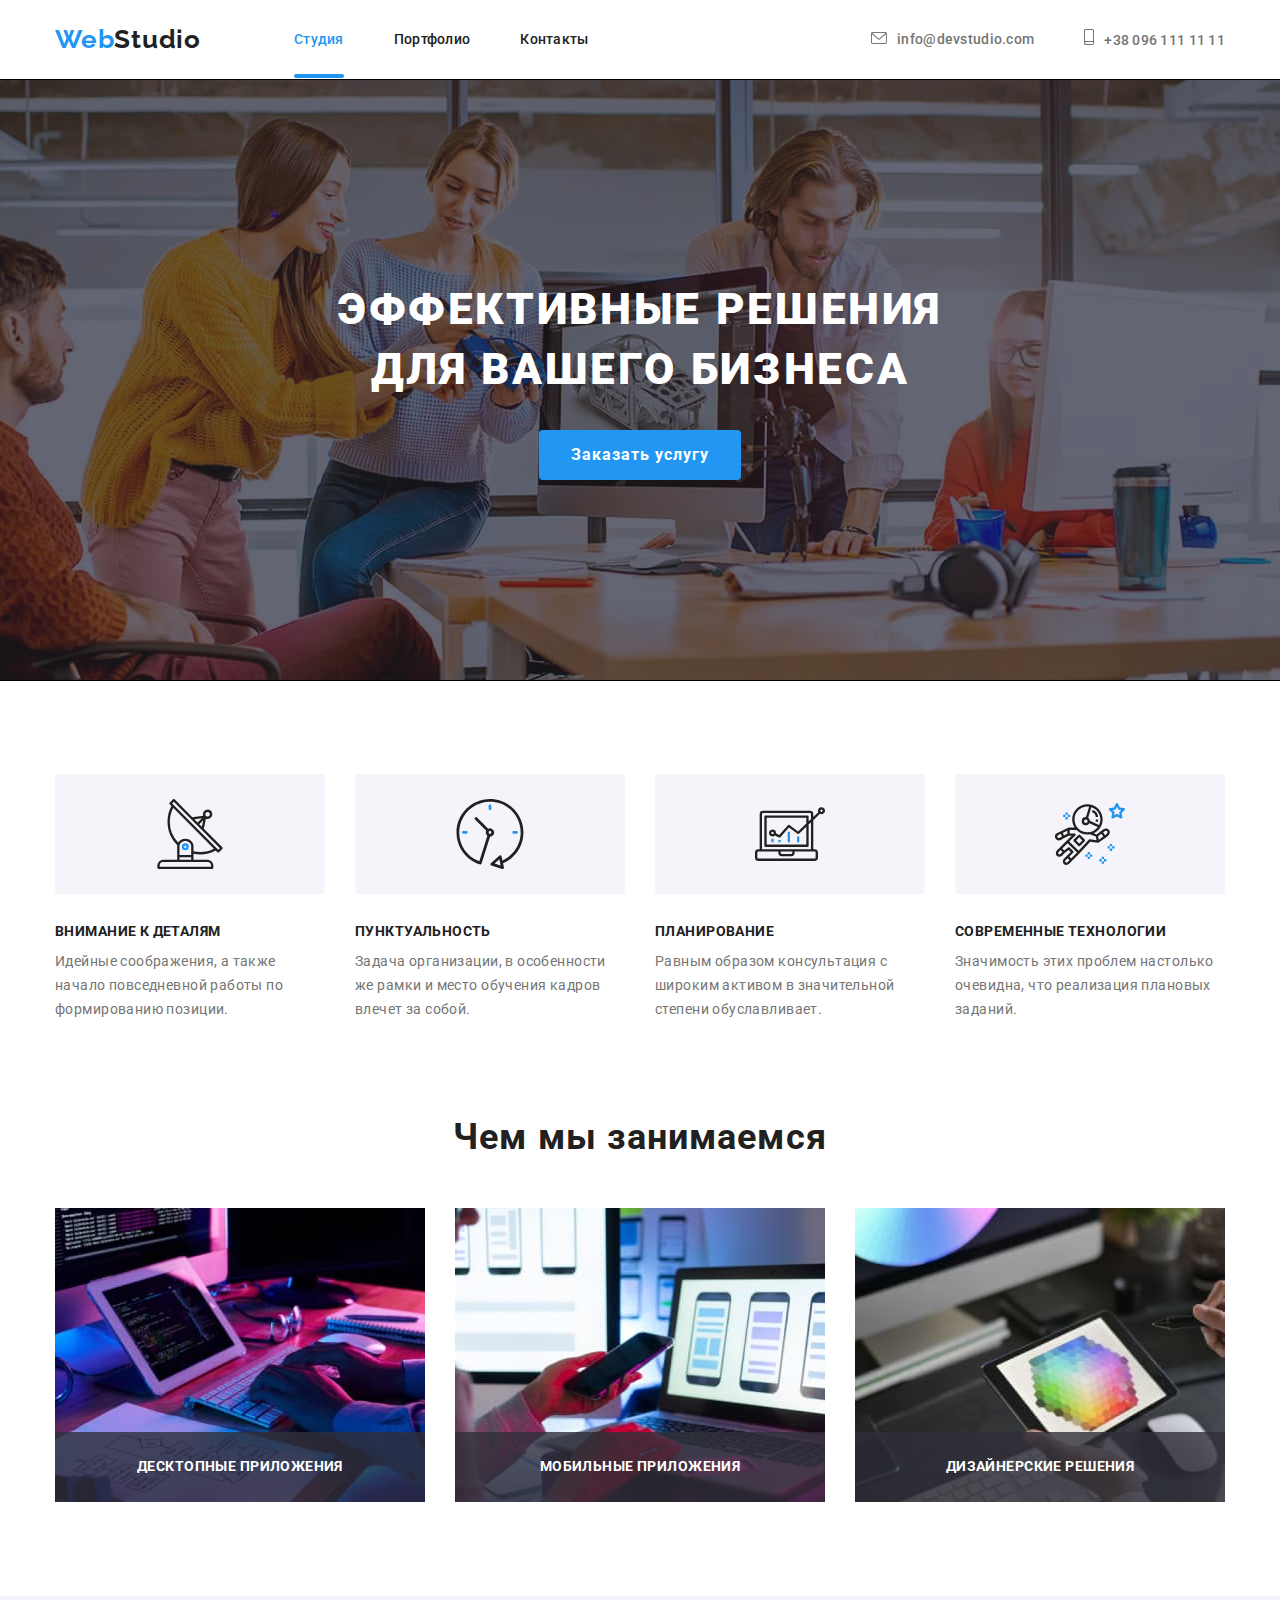
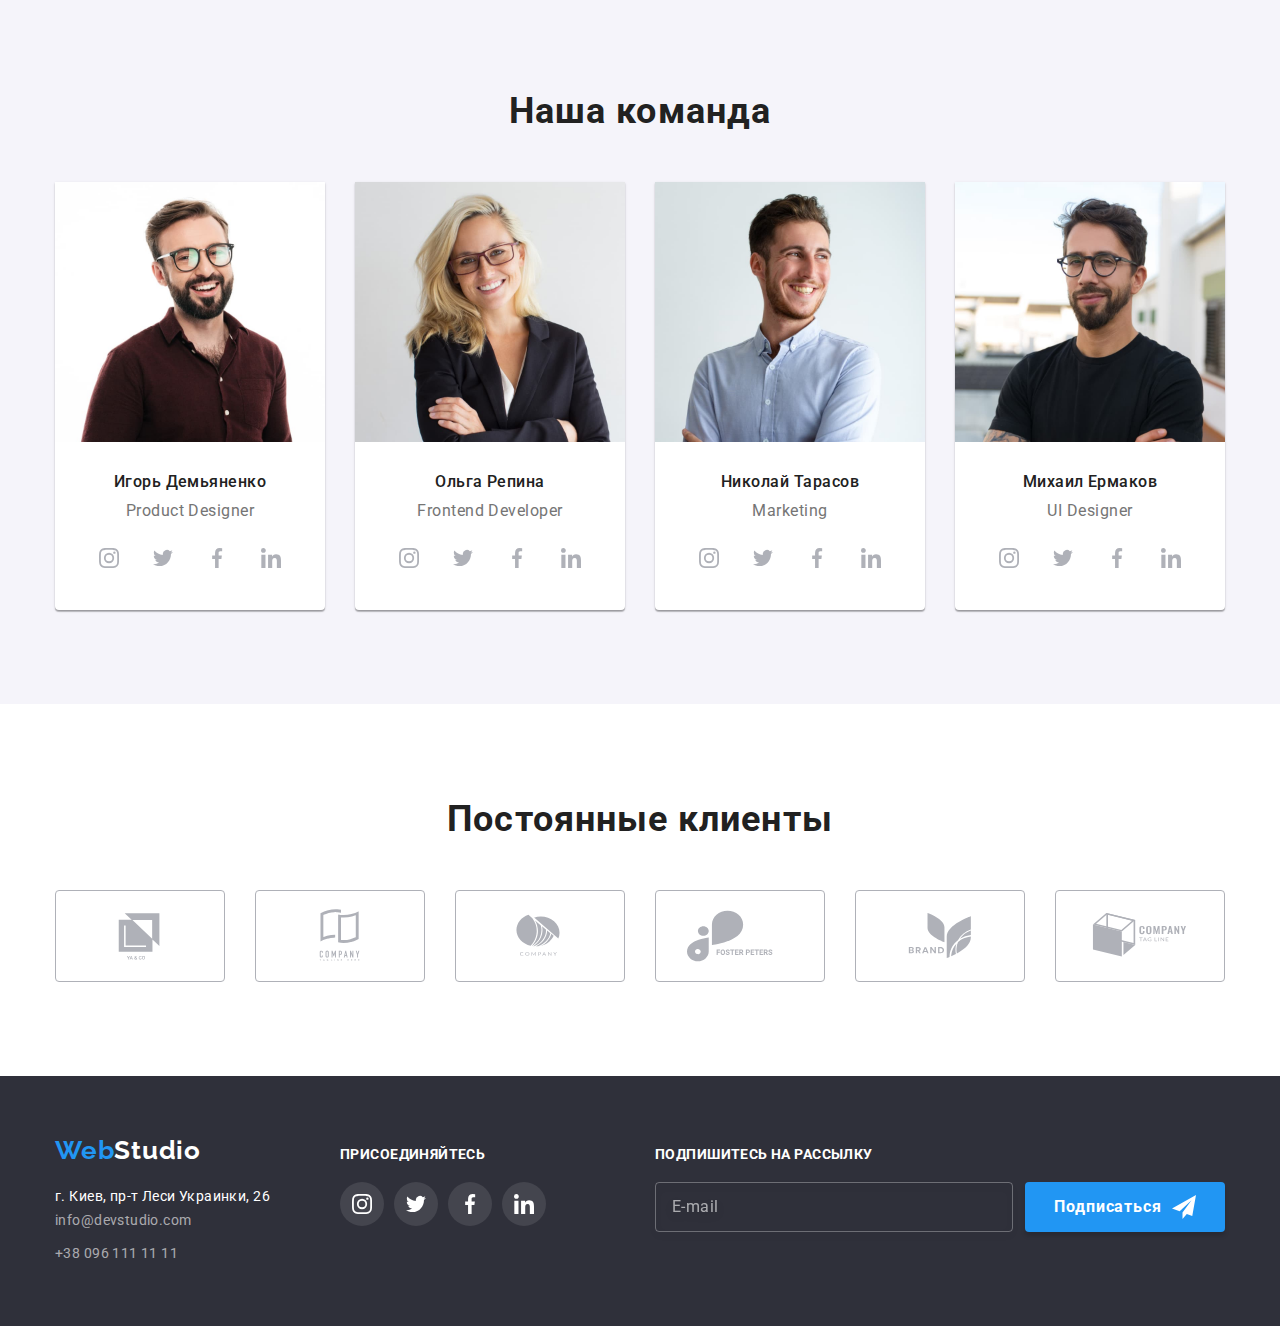
<file: index.html>
<!DOCTYPE html>
<html lang="en">
  <head>
    <meta charset="UTF-8" />
    <meta http-equiv="X-UA-Compatible" content="IE=edge" />
    <meta name="viewport" content="width=device-width, initial-scale=1.0" />

    <link rel="preconnect" href="https://fonts.googleapis.com" />
    <link rel="preconnect" href="https://fonts.gstatic.com" crossorigin />
    <link
      href="https://fonts.googleapis.com/css2?family=Raleway:wght@700&family=Roboto:wght@400;500;700;900&display=swap"
      rel="stylesheet"
    />
    <link
      rel="stylesheet"
      href="https://cdnjs.cloudflare.com/ajax/libs/modern-normalize/1.0.0/modern-normalize.min.css"
    />
    <link rel="stylesheet" href="./css/styles.css" />
    <title>WebStudio</title>
  </head>
  <body>
    <!-- ШАПКА -->
    <header class="header">
      <div class="container">
        <a href="./index.html" class="header-link-w link"
          >Web<span class="header-studio">Studio</span></a
        >
        <nav>
          <ul class="header-list list">
            <li class="header-list-a">
              <a href="./index.html" lang="ru" class="header-link current link">Студия</a>
            </li>
            <li class="header-list-a">
              <a href="./portfolio.html" lang="ru" class="header-link link">Портфолио</a>
            </li>
            <li class="header-list-a">
              <a href="" lang="ru" class="header-link link">Контакты</a>
            </li>
          </ul>
        </nav>

        <ul class="list header-cnt">
          <li class="header-cnt-1">
            <a href="mailto:info@devstudio.com" class="header-connect link"
              ><svg class="header-connect-mail" width="16" height="12">
                <use href="./images/icons.svg#icon-mail"></use></svg>info@devstudio.com
            </a>
          </li>
          <li class="header-cnt-1">
            <a href="tel:+380961111111" class="header-connect link">
              <svg class="header-connect-smartphone" width="10" height="16">
                <use href="./images/icons.svg#icon-smartphone"></use></svg>+38 096 111 11 11
            </a>
          </li>
        </ul>
      </div>
    </header>

    <main class="main">
      <section class="h1 section overlay-main">
        <div class="container main-title">
          <h1 lang="ru" class="main-title-text">Эффективные решения для вашего бизнеса</h1>
          <button type="button" lang="ru" class="main-btn cursor" data-modal-open>
            Заказать услугу
          </button>
          
<!-- MODAL-WINDOW -->
        <div class="backdrop is-hidden" data-modal>
            <div class="modal">
              <button class="icon-close" data-modal-close>
                <svg width="18" height="18">
                  <use href="./images/icons.svg#icon-close"></use>
                </svg>
              </button>

              <h2 class="modal-h2">Оставьте свои данные, мы Вам перезвоним</h2>
              <form class="form" autocomplete="on">
                <div class="modal-form">
                  <label class="modal-label"
                    >Имя
                    <span class="modal-content">
                      <input type="text" class="modal-input" name="name" />
                        <svg width="18" height="18" class="modal-icon">
                          <use href="./images/icons.svg#icon-person-black"></use>
                        </svg>
                    </span>
                  </label>

                  <label class="modal-label"
                    >Телефон
                     <span class="modal-content">
                      <input type="tel" class="modal-input" name="tel" />
                        <svg width="18" height="18" class="modal-icon">
                          <use href="./images/icons.svg#icon-phone-black"></use>
                        </svg>
                    </span>  
                  </label>

                  <label class="modal-label"
                    >Почта
                     <span class="modal-content">
                        <input type="email" class="modal-input" name="email" />
                          <svg width="18" height="18" class="modal-icon">
                            <use href="./images/icons.svg#icon-email-black"></use>
                          </svg>
                     </span>
                  </label>

                  <label class="modal-label"
                    >Комментарий
                    <textarea
                      class="modal-input comment"
                      name="comment"
                      placeholder="Введите текст"
                    ></textarea>
                  </label>

                  <label class="modal-label checkbox">
                    <input
                      type="checkbox"
                      class="modal-checkbox"
                      name="agreement"
                      value=""
                    />Соглашаюсь с рассылкой и принимаю 
                    <a href="" class="">
                     Условия договора
                    </a>
                    <span class="icon-check"></span>
                  </label>

                  <button type="submit" class="modal-button">Отправить</button>
                </div>
              </form>
            </div>
          </div>
        </div>
      </section>

      <section class="section specific">
        <div class="container">
          <h2 lang="ru" class="main-heading" hidden>особенности</h2>
          <ul class="main-specific list">
            <li>
              <div class="main-specific-aside">
                <svg class="main-specific-icon" width="70" height="70">
                  <use href="./images/icons.svg#icon-antenna"></use>
                </svg>
              </div>
              <h3 class="main-specific-title">ВНИМАНИЕ К ДЕТАЛЯМ</h3>
              <p class="main-specific-content">
                Идейные соображения, а также начало повседневной работы по формированию позиции.
              </p>
            </li>
            <li>
              <div class="main-specific-aside">
                <svg class="main-specific-icon" width="70" height="70">
                  <use href="./images/icons.svg#icon-clock"></use>
                </svg>
              </div>
              <h3 class="main-specific-title">ПУНКТУАЛЬНОСТЬ</h3>
              <p class="main-specific-content">
                Задача организации, в особенности же рамки и место обучения кадров влечет за собой.
              </p>
            </li>
            <li>
              <div class="main-specific-aside">
                <svg class="main-specific-icon" width="70" height="70">
                  <use href="./images/icons.svg#icon-diagram"></use>
                </svg>
              </div>
              <h3 class="main-specific-title">ПЛАНИРОВАНИЕ</h3>
              <p class="main-specific-content">
                Равным образом консультация с широким активом в значительной степени обуславливает.
              </p>
            </li>
            <li>
              <div class="main-specific-aside">
                <svg class="main-specific-icon" width="70" height="70">
                  <use href="./images/icons.svg#icon-astronaut"></use>
                </svg>
              </div>
              <h3 class="main-specific-title">СОВРЕМЕННЫЕ ТЕХНОЛОГИИ</h3>
              <p class="main-specific-content">
                Значимость этих проблем настолько очевидна, что реализация плановых заданий.
              </p>
            </li>
          </ul>
        </div>
      </section>

      <section class="section what-we-do">
        <div class="container">
          <h2 lang="ru" class="main-heading">Чем мы занимаемся</h2>
          <ul class="list main-heading-img">
            <li>
              <img src="images/img_box1.jpg" alt="Make website" width="370" />
              <p>Десктопные приложения</p>
            </li>
            <li>
              <img src="images/img_box2.jpg" alt="Mobile website" width="370" />
              <p>Мобильные приложения</p>
            </li>
            <li>
              <img src="images/img_box3.jpg" alt="Color for website" width="370" />
              <p>Дизайнерские решения</p>
            </li>
          </ul>
        </div>
      </section>

      <section class="section main-team">
        <div class="container">
          <h2 lang="ru" class="main-heading">Наша команда</h2>
          <ul class="main-our-team list">
            <li class="main-our-team-box">
              <img src="images/ihor.jpg" alt="Igor Demyanenko" width="270" />
              <div class="main-our-team-box-aside">
                <h3 class="main-our-team-name">Игорь Демьяненко</h3>
                <p class="main-our-team-prof">Product Designer</p>
                <ul class="main-our-team-list list">
                  <li class="main-our-team-soc">
                    <a href="" class="main-our-team-soc-link">
                      <svg class="main-our-team-soc-icon" width="20" height="20">
                        <use href="./images/icons.svg#icon-instagram"></use>
                      </svg>
                    </a>
                  </li>
                  <li class="main-our-team-soc">
                    <a href="" class="main-our-team-soc-link">
                      <svg class="main-our-team-soc-icon" width="20" height="20">
                        <use href="./images/icons.svg#icon-twitter"></use>
                      </svg>
                    </a>
                  </li>
                  <li class="main-our-team-soc">
                    <a href="" class="main-our-team-soc-link">
                      <svg class="main-our-team-soc-icon" width="20" height="20">
                        <use href="./images/icons.svg#icon-facebook"></use>
                      </svg>
                    </a>
                  </li>
                  <li class="main-our-team-soc">
                    <a href="" class="main-our-team-soc-link">
                      <svg class="main-our-team-soc-icon" width="20" height="20">
                        <use href="./images/icons.svg#icon-linkedin"></use>
                      </svg>
                    </a>
                  </li>
                </ul>
              </div>
            </li>
            <li class="main-our-team-box">
              <img src="images/olga.jpg" alt="Olga Repina" width="270" />
              <div class="main-our-team-box-aside">
                <h3 class="main-our-team-name">Ольга Репина</h3>
                <p class="main-our-team-prof">Frontend Developer</p>
                <ul class="main-our-team-list list">
                  <li class="main-our-team-soc">
                    <a href="" class="main-our-team-soc-link">
                      <svg class="main-our-team-soc-icon" width="20" height="20">
                        <use href="./images/icons.svg#icon-instagram"></use>
                      </svg>
                    </a>
                  </li>
                  <li class="main-our-team-soc">
                    <a href="" class="main-our-team-soc-link">
                      <svg class="main-our-team-soc-icon" width="20" height="20">
                        <use href="./images/icons.svg#icon-twitter"></use>
                      </svg>
                    </a>
                  </li>
                  <li class="main-our-team-soc">
                    <a href="" class="main-our-team-soc-link">
                      <svg class="main-our-team-soc-icon" width="20" height="20">
                        <use href="./images/icons.svg#icon-facebook"></use>
                      </svg>
                    </a>
                  </li>
                  <li class="main-our-team-soc">
                    <a href="" class="main-our-team-soc-link">
                      <svg class="main-our-team-soc-icon" width="20" height="20">
                        <use href="./images/icons.svg#icon-linkedin"></use>
                      </svg>
                    </a>
                  </li>
                </ul>
              </div>
            </li>
            <li class="main-our-team-box">
              <img src="images/mikola.jpg" alt="Nikolai Tarasov" width="270" />
              <div class="main-our-team-box-aside">
                <h3 class="main-our-team-name">Николай Тарасов</h3>
                <p class="main-our-team-prof">Marketing</p>
                <ul class="main-our-team-list list">
                  <li class="main-our-team-soc">
                    <a href="" class="main-our-team-soc-link">
                      <svg class="main-our-team-soc-icon" width="20" height="20">
                        <use href="./images/icons.svg#icon-instagram"></use>
                      </svg>
                    </a>
                  </li>
                  <li class="main-our-team-soc">
                    <a href="" class="main-our-team-soc-link">
                      <svg class="main-our-team-soc-icon" width="20" height="20">
                        <use href="./images/icons.svg#icon-twitter"></use>
                      </svg>
                    </a>
                  </li>
                  <li class="main-our-team-soc">
                    <a href="" class="main-our-team-soc-link">
                      <svg class="main-our-team-soc-icon" width="20" height="20">
                        <use href="./images/icons.svg#icon-facebook"></use>
                      </svg>
                    </a>
                  </li>
                  <li class="main-our-team-soc">
                    <a href="" class="main-our-team-soc-link">
                      <svg class="main-our-team-soc-icon" width="20" height="20">
                        <use href="./images/icons.svg#icon-linkedin"></use>
                      </svg>
                    </a>
                  </li>
                </ul>
              </div>
            </li>
            <li class="main-our-team-box">
              <img src="images/mihail.jpg" alt="Mikhail Ermakov" width="270" />
              <div class="main-our-team-box-aside">
                <h3 class="main-our-team-name">Михаил Ермаков</h3>
                <p class="main-our-team-prof">UI Designer</p>
                <ul class="main-our-team-list list">
                  <li class="main-our-team-soc">
                    <a href="" class="main-our-team-soc-link">
                      <svg class="main-our-team-soc-icon" width="20" height="20">
                        <use href="./images/icons.svg#icon-instagram"></use>
                      </svg>
                    </a>
                  </li>
                  <li class="main-our-team-soc">
                    <a href="" class="main-our-team-soc-link">
                      <svg class="main-our-team-soc-icon" width="20" height="20">
                        <use href="./images/icons.svg#icon-twitter"></use>
                      </svg>
                    </a>
                  </li>
                  <li class="main-our-team-soc">
                    <a href="" class="main-our-team-soc-link">
                      <svg class="main-our-team-soc-icon" width="20" height="20">
                        <use href="./images/icons.svg#icon-facebook"></use>
                      </svg>
                    </a>
                  </li>
                  <li class="main-our-team-soc">
                    <a href="" class="main-our-team-soc-link">
                      <svg class="main-our-team-soc-icon" width="20" height="20">
                        <use href="./images/icons.svg#icon-linkedin"></use>
                      </svg>
                    </a>
                  </li>
                </ul>
              </div>
            </li>
          </ul>
        </div>
      </section>
      <!-- Постоянные клиенты - permanent clients -->
      <section class="section permanent-clients">
        <div class="container">
          <h2 lang="ru" class="permanent-clients-h2">Постоянные клиенты</h2>
          <ul class="permanent-clients-group list">
            <li class="permanent-clients-item">
              <a href="" class="permanent-clients-link">
                <svg class="permanent-clients-icon" width="106" height="60">
                  <use href="./images/icons.svg#icon-Logo1"></use></svg></a>
            </li>
            <li class="permanent-clients-item">
              <a href="" class="permanent-clients-link">
                <svg class="permanent-clients-icon" width="106" height="60">
                  <use href="./images/icons.svg#icon-Logo2"></use>
                </svg>
              </a>
            </li>
            <li class="permanent-clients-item">
              <a href="" class="permanent-clients-link">
                <svg class="permanent-clients-icon" width="106" height="60">
                  <use href="./images/icons.svg#icon-Logo3"></use></svg></a>
            </li>
            <li class="permanent-clients-item">
              <a href="" class="permanent-clients-link">
                <svg class="permanent-clients-icon" width="106" height="60">
                  <use href="./images/icons.svg#icon-Logo4"></use></svg></a>
            </li>
            <li class="permanent-clients-item">
              <a href="" class="permanent-clients-link">
                <svg class="permanent-clients-icon" width="106" height="60">
                  <use href="./images/icons.svg#icon-Logo5"></use>
                </svg>
              </a>
            </li>
            <li class="permanent-clients-item">
              <a href="" class="permanent-clients-link">
                <svg class="permanent-clients-icon" width="106" height="60">
                  <use href="./images/icons.svg#icon-Logo6"></use></svg></a>
            </li>
          </ul>
        </div>
      </section>
    </main>

    <!-- FOOTER -->
    <footer class="footer">
      <div class="container">
        <div class="footer-address-box">
          <a href="./index.html" class="footer-link-w link"
            >Web<span class="footer-studio">Studio</span></a
          >
          <address class="footer-address">
            <p>г. Киев, пр-т Леси Украинки, 26</p>
            <ul class="footer-link list">
              <li>
                <a href="mailto:info@devstudio.com" class="link">info@devstudio.com</a>
              </li>
              <li>
                <a href="tel:+380961111111" class="link">+38 096 111 11 11</a>
              </li>
            </ul>
          </address>
        </div>
        <div class="conteiner social">
          <h2 class="social-text">присоединяйтесь</h2>
          <ul class="social-list list">
            <li class="social-soc">
              <a href="" class="social-soc-link">
                <svg class="social-soc-icon" width="20" height="20">
                  <use href="./images/icons.svg#icon-instagram"></use>
                </svg>
              </a>
            </li>
            <li class="social-soc">
              <a href="" class="social-soc-link">
                <svg class="social-soc-icon" width="20" height="20">
                  <use href="./images/icons.svg#icon-twitter"></use>
                </svg>
              </a>
            </li>
            <li class="social-soc">
              <a href="" class="social-soc-link">
                <svg class="social-soc-icon" width="20" height="20">
                  <use href="./images/icons.svg#icon-facebook"></use>
                </svg>
              </a>
            </li>
            <li class="social-soc">
              <a href="" class="social-soc-link">
                <svg class="social-soc-icon" width="20" height="20">
                  <use href="./images/icons.svg#icon-linkedin"></use>
                </svg>
              </a>
            </li>
          </ul>
        </div>
        <div class="subscribe">
          <h2 class="footer-subscribe-h2">Подпишитесь на рассылку</h2>

          <form name="footer-subscribe" class="footer-subscribe">
            <label class="subscribe-label">
              <input type="email" class="subscribe-input" name="email" placeholder="E-mail" />
            </label>

            <button type="submit" class="button-subscribe">
              Подписаться
              <svg class="subscribe-icon-send" width="24" height="24">
                <use href="./images/icons.svg#icon-send"></use>
              </svg>
            </button>
          </form>
        </div>
      </div>
    </footer>

    <script src="./js/modal.js"></script>
  </body>
</html>
</file>
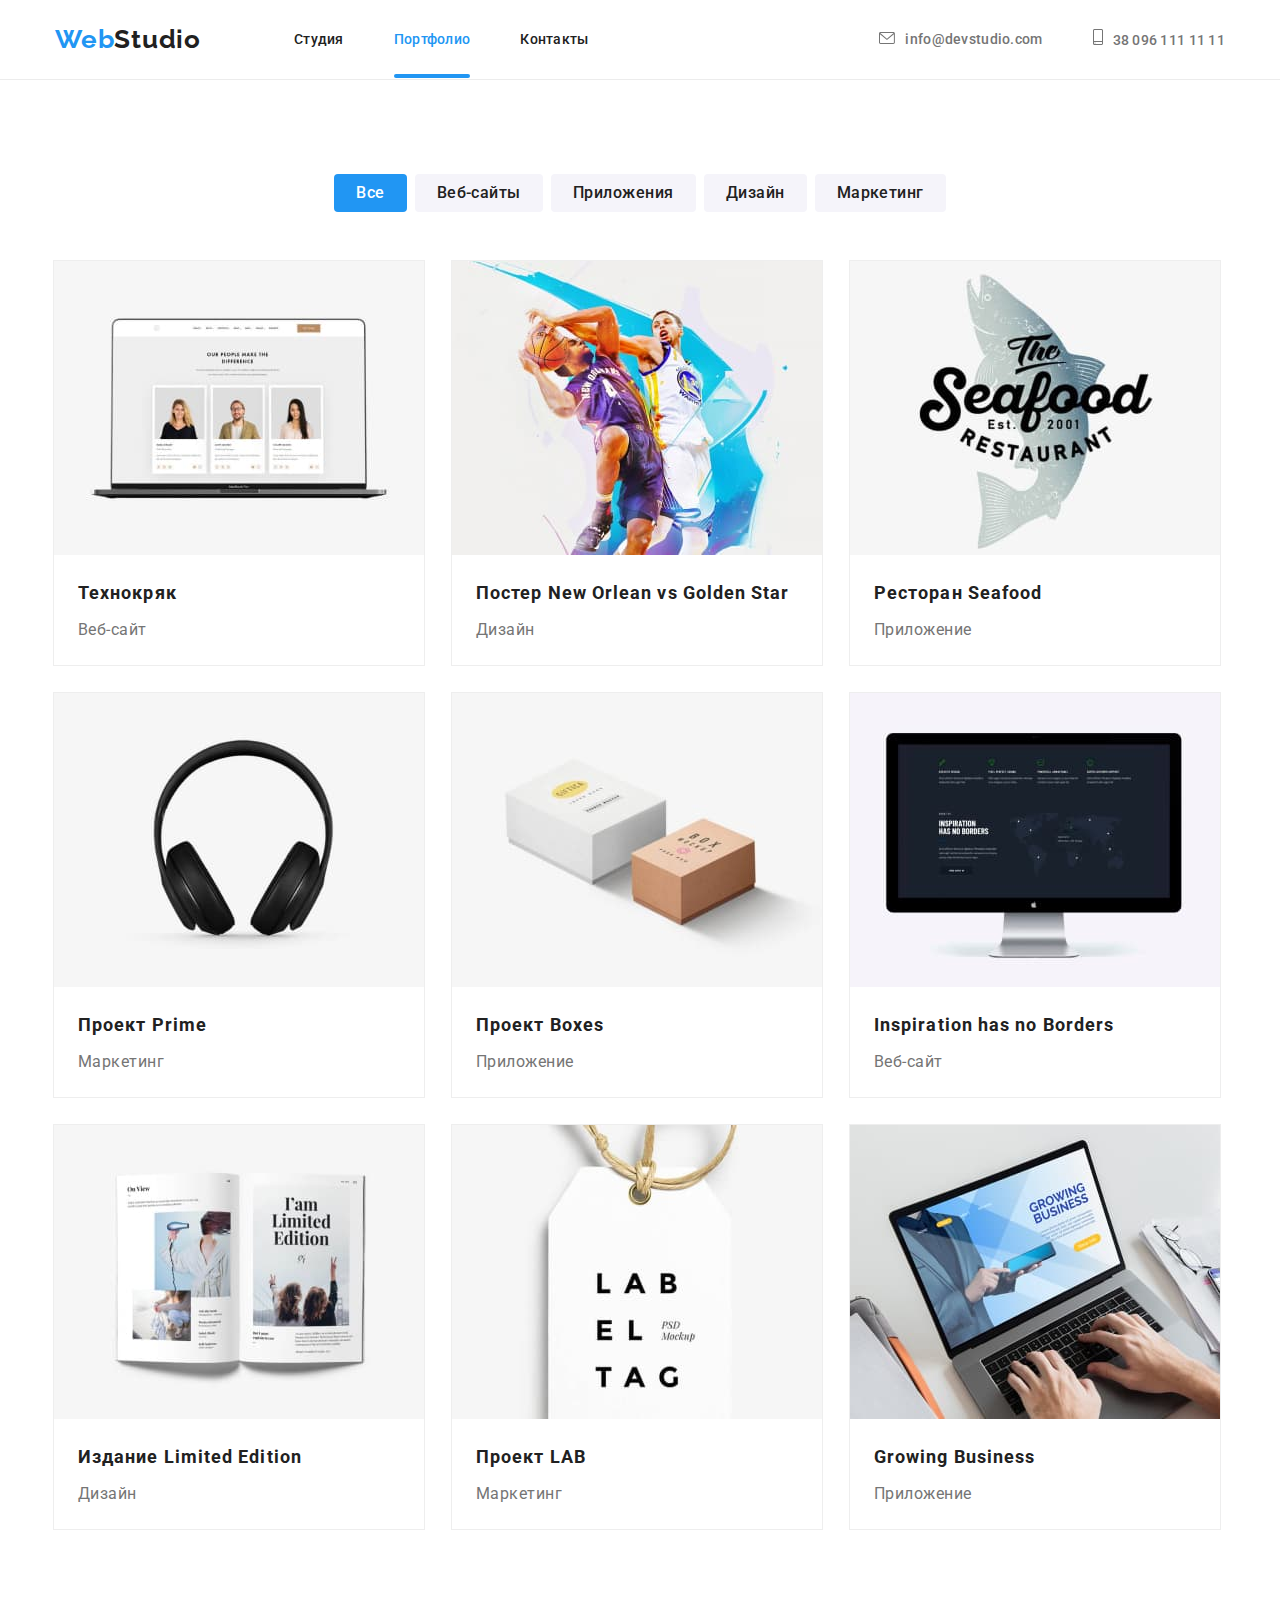
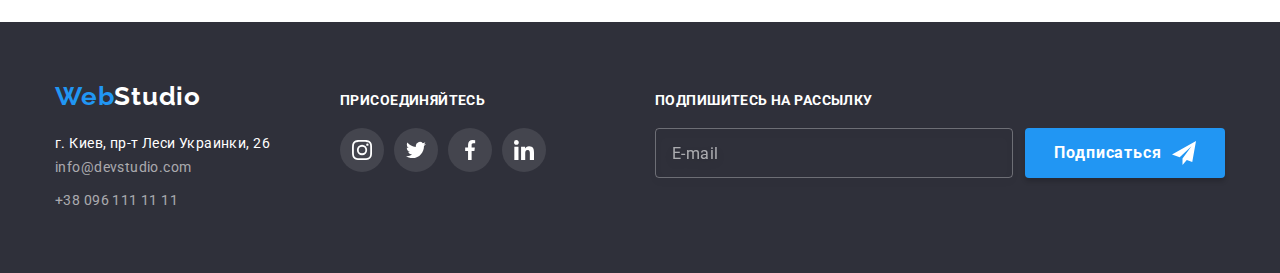
<file: portfolio.html>
<!DOCTYPE html>
<html lang="en">
  <head>
    <meta charset="UTF-8" />
    <meta http-equiv="X-UA-Compatible" content="IE=edge" />
    <meta name="viewport" content="width=device-width, initial-scale=1.0" />

    <link rel="preconnect" href="https://fonts.googleapis.com" />
    <link rel="preconnect" href="https://fonts.gstatic.com" crossorigin />
    <link
      href="https://fonts.googleapis.com/css2?family=Raleway:wght@700&family=Roboto:wght@400;500;700;900&display=swap"
      rel="stylesheet"
    />
    <link
      rel="stylesheet"
      href="https://cdnjs.cloudflare.com/ajax/libs/modern-normalize/1.0.0/modern-normalize.min.css"
    />
    <link rel="stylesheet" href="./css/styles.css" />
    <title>WebStudio</title>
  </head>
  <body>
    <header class="header">
      <div class="container">
        <a href="./index.html" class="header-link-w link"
          >Web<span class="header-studio">Studio</span></a
        >
        <nav>
          <div class="header-nav">
            <ul class="header-list list">
              <li class="header-list-a">
                <a href="./index.html" lang="ru" class="header-link link"
                  >Студия</a
                >
              </li>
              <li class="header-list-a">
                <a
                  href="./portfolio.html"
                  lang="ru"
                  class="header-link current link"
                  >Портфолио</a
                >
              </li>
              <li class="header-list-a">
                <a href="" lang="ru" class="header-link link">Контакты</a>
              </li>
            </ul>
          </div>
        </nav>

        <ul class="list header-cnt">
          <li class="header-cnt-1">
            <a href="mailto:info@devstudio.com" class="header-connect link"
              ><svg class="header-connect-mail" width="16" height="12">
                <use href="./images/icons.svg#icon-mail"></use></svg>info@devstudio.com</a>
          </li>
          <li class="header-cnt-1">
            <a href="tel:+380961111111" class="header-connect link"
              ><svg class="header-connect-smartphone" width="10" height="16">
                <use href="./images/icons.svg#icon-smartphone"></use></svg>38 096 111 11 11</a>
          </li>
        </ul>
      </div>
    </header>
    <main>
      <section class="section">
        <div class="container">
          <h2 hidden>filters</h2>
          <ul class="filters list">
            <li class="main-filter">
              <button type="button" class="main-button current">Все</button>
            </li>
            <li class="main-filter">
              <button type="button" class="main-button">Веб-сайты</button>
            </li>
            <li class="main-filter">
              <button type="button" class="main-button">Приложения</button>
            </li>
            <li class="main-filter">
              <button type="button" class="main-button">Дизайн</button>
            </li>
            <li class="main-filter">
              <button type="button" class="main-button">Маркетинг</button>
            </li>
          </ul>
          <h2 class="main-ptf" hidden>portfolio</h2>
          <ul class="portfolio-list list">
            <li>
              <a href="" class="link">
                <div class="main-ptf-overlay">
                  <img
                    src="images/portfolio/tehnokryak.jpg"
                    alt="Tehnokryak"
                    width="370"
                  />
                  <div class="main-ptf-overlay-wind">
                    <p>
                      Ресурс предлагает комплексные предложения с разным уровнем
                      функционала и сервисов. Все это позволит посетителю
                      получить исчерпывающие сведения о компании или частном
                      лице.
                    </p>
                  </div>
                </div>
                <div class="main-ptf-subtitle">
                  <h3 class="main-ptf-name">Технокряк</h3>
                  <p class="main-ptf-site">Веб-сайт</p>
                </div>
              </a>
            </li>
            <li>
              <a href="" class="link">
                <div class="main-ptf-overlay">
                  <img
                    src="images/portfolio/new_orlean_vs_golden_star.jpg"
                    alt="new_orlean_vs_golden_star"
                    width="370"
                  />
                  <div class="main-ptf-overlay-wind">
                    <p>
                      Lorem ipsum dolor sit amet consectetur adipisicing elit.
                      Excepturi maxime reiciendis accusantium sint harum quod
                      provident tempora officiis! Ipsam, fugit vero!
                    </p>
                  </div>
                </div>
                <div class="main-ptf-subtitle">
                  <h3 class="main-ptf-name">
                    Постер New Orlean vs Golden Star
                  </h3>
                  <p class="main-ptf-site">Дизайн</p>
                </div>
              </a>
            </li>
            <li>
              <a href="" class="link">
                <div class="main-ptf-overlay">
                  <img
                    src="images/portfolio/seafood.jpg"
                    alt="Seafood"
                    width="370"
                  />
                  <div class="main-ptf-overlay-wind">
                    <p>
                      Lorem ipsum dolor sit amet consectetur adipisicing elit.
                      Quod nisi, sequi sed necessitatibus tempore facilis
                      maxime, cupiditate molestias provident vel corporis.
                    </p>
                  </div>
                </div>
                <div class="main-ptf-subtitle">
                  <h3 class="main-ptf-name">Ресторан Seafood</h3>
                  <p class="main-ptf-site">Приложение</p>
                </div>
              </a>
            </li>
            <li>
              <a href="" class="link">
                <div class="main-ptf-overlay">
                  <img
                    src="images/portfolio/prime.jpg"
                    alt="Prime"
                    width="370"
                  />
                  <div class="main-ptf-overlay-wind">
                    <p>
                      Lorem ipsum dolor sit amet consectetur adipisicing elit.
                      Fugiat laudantium ipsum rerum molestias velit odit odio
                      itaque non, iusto nisi ex!
                    </p>
                  </div>
                </div>
                <div class="main-ptf-subtitle">
                  <h3 class="main-ptf-name">Проект Prime</h3>
                  <p class="main-ptf-site">Маркетинг</p>
                </div>
              </a>
            </li>
            <li>
              <a href="" class="link">
                <div class="main-ptf-overlay">
                  <img
                    src="images/portfolio/boxes.jpg"
                    alt="Boxes"
                    width="370"
                  />
                  <div class="main-ptf-overlay-wind">
                    <p>
                      Lorem ipsum dolor sit, amet consectetur adipisicing elit.
                      Minima, magni. Sapiente tempora expedita incidunt eum.
                      Ipsum voluptatibus beatae cum sint id.
                    </p>
                  </div>
                </div>
                <div class="main-ptf-subtitle">
                  <h3 class="main-ptf-name">Проект Boxes</h3>
                  <p class="main-ptf-site">Приложение</p>
                </div>
              </a>
            </li>
            <li>
              <a href="" class="link">
                <div class="main-ptf-overlay">
                  <img
                    src="images/portfolio/inspiration_has_no_borders.jpg"
                    alt="Inspiration has no Borders"
                    width="370"
                  />
                  <div class="main-ptf-overlay-wind">
                    <p>
                      Lorem ipsum dolor sit amet consectetur adipisicing elit.
                      Ea esse dicta voluptas eius dolor porro, distinctio
                      mollitia harum cumque enim perspiciatis.
                    </p>
                  </div>
                </div>
                <div class="main-ptf-subtitle">
                  <h3 class="main-ptf-name">Inspiration has no Borders</h3>
                  <p class="main-ptf-site">Веб-сайт</p>
                </div>
              </a>
            </li>
            <li>
              <a href="" class="link">
                <div class="main-ptf-overlay">
                  <img
                    src="images/portfolio/limited_edition.jpg"
                    alt="Limited Edition"
                    width="370"
                  />
                  <div class="main-ptf-overlay-wind">
                    <p>
                      Lorem ipsum dolor sit amet consectetur, adipisicing elit.
                      Maiores, nostrum nesciunt doloribus provident id sed
                      temporibus, nemo tempore doloremque obcaecati eligendi!
                    </p>
                  </div>
                </div>
                <div class="main-ptf-subtitle">
                  <h3 class="main-ptf-name">Издание Limited Edition</h3>
                  <p class="main-ptf-site">Дизайн</p>
                </div>
              </a>
            </li>
            <li>
              <a href="" class="link">
                <div class="main-ptf-overlay">
                  <img src="images/portfolio/lab.jpg" alt="LAB" width="370" />
                  <div class="main-ptf-overlay-wind">
                    <p>
                      Lorem ipsum dolor sit, amet consectetur adipisicing elit.
                      Earum nostrum accusantium enim quibusdam blanditiis.
                      Debitis ducimus quos aliquid. At, minus laborum!
                    </p>
                  </div>
                </div>
                <div class="main-ptf-subtitle">
                  <h3 class="main-ptf-name">Проект LAB</h3>
                  <p class="main-ptf-site">Маркетинг</p>
                </div>
              </a>
            </li>
            <li>
              <a href="" class="link">
                <div class="main-ptf-overlay">
                  <img
                    src="images/portfolio/growing_business.jpg"
                    alt="Growing Business"
                    width="370"
                  />
                  <div class="main-ptf-overlay-wind">
                    <p>
                      Lorem ipsum dolor sit amet, consectetur adipisicing elit.
                      Animi rerum eligendi, dignissimos maiores quisquam
                      recusandae, perferendis accusamus distinctio, dolores
                      ullam dolorem.
                    </p>
                  </div>
                </div>
                <div class="main-ptf-subtitle">
                  <h3 class="main-ptf-name">Growing Business</h3>
                  <p class="main-ptf-site">Приложение</p>
                </div>
              </a>
            </li>
          </ul>
        </div>
      </section>
    </main>

    <footer class="footer">
      <div class="container">
        <div class="footer-address-box">
          <a href="./index.html" class="footer-link-w link"
            >Web<span class="footer-studio">Studio</span></a
          >
          <address class="footer-address">
            <p>г. Киев, пр-т Леси Украинки, 26</p>
            <ul class="footer-link list">
              <li>
                <a href="mailto:info@devstudio.com" class="link"
                  >info@devstudio.com</a
                >
              </li>
              <li>
                <a href="tel:+380961111111" class="link">+38 096 111 11 11</a>
              </li>
            </ul>
          </address>
        </div>
        <div class="conteiner social">
          <h2 class="social-text">присоединяйтесь</h2>
          <ul class="social-list list">
            <li class="social-soc">
              <a href="" class="social-soc-link">
                <svg class="social-soc-icon" width="20" height="20">
                  <use href="./images/icons.svg#icon-instagram"></use>
                </svg>
              </a>
            </li>
            <li class="social-soc">
              <a href="" class="social-soc-link">
                <svg class="social-soc-icon" width="20" height="20">
                  <use href="./images/icons.svg#icon-twitter"></use>
                </svg>
              </a>
            </li>
            <li class="social-soc">
              <a href="" class="social-soc-link">
                <svg class="social-soc-icon" width="20" height="20">
                  <use href="./images/icons.svg#icon-facebook"></use>
                </svg>
              </a>
            </li>
            <li class="social-soc">
              <a href="" class="social-soc-link">
                <svg class="social-soc-icon" width="20" height="20">
                  <use href="./images/icons.svg#icon-linkedin"></use>
                </svg>
              </a>
            </li>
          </ul>
        </div>
         <div class="subscribe">
          <h2 class="footer-subscribe-h2">Подпишитесь на рассылку</h2>

          <form name="footer-subscribe" class="footer-subscribe">
            <label class="subscribe-label">
              <input type="email" class="subscribe-input" name="email" placeholder="E-mail" />
            </label>

            <button type="submit" class="button-subscribe">
              Подписаться
              <svg class="subscribe-icon-send" width="24" height="24">
                <use href="./images/icons.svg#icon-send"></use>
              </svg>
            </button>
          </form>
        </div>
      </div>
    </footer>
  </body>
</html>
</file>
<file: css/styles.css>
:root {
  --header-background-color: #ffffff;
  --header-text-color: #212121;
  --header-text-background-color: #2196f3;
  --accent-color: #2196f3;
  --main-background-color: #ffffff;
  --main-text-title-color: #212121;
  --main-text-color: #757575;
  --footer-background-color: #2f303a;
  --typical-padding: 94px;

  --transition-duration: 250ms;
  --transition-timing-function: cubic-bezier(0.4, 0, 0.2, 1);
}

body {
  font-family: 'Roboto', sans-serif;
}
p,
h1,
h2,
h3,
h4,
h5,
h6 {
  margin: 0;
}

ul,
ol {
  padding-left: 0;
  margin: 0;
}
button {
  cursor: pointer;
}

img {
  display: block;
  width: 100%;
  height: auto;
}
.link {
  text-decoration: none;
}
.list {
  list-style: none;
}
.container {
  width: 1200px;
  padding: 0 15px;
  margin: 0 auto;
}
.section {
  padding: var(--typical-padding) 0;
}

/* -------------------------------HEADER--------------------------------- */

.header {
  padding-top: 24px;
  padding-bottom: 24px;
  border-bottom: 1px solid #ececec;
}
.header .container {
  display: flex;
  align-items: center;
}
.header-list {
  display: flex;
  margin: 0;
  padding-left: 0;
}
.header-link-w {
  font-family: 'Raleway', sans-serif;
  font-weight: 700;
  font-size: 26px;
  line-height: 1.19;
  letter-spacing: 0.03em;
  color: var(--accent-text-color, #2196f3);
  margin-right: 93px;
}
.header-studio {
  color: #212121;
}
.header-link {
  font-weight: 500;
  font-size: 14px;
  line-height: 1.14;
  letter-spacing: 0.02em;
  color: var(--header-text-color, #212121);
  padding-bottom: 31px;

  transition: color var(--transition-duration) var(--transition-timing-function);
}
.header-list-a:not(:last-child) {
  margin-right: 50px;
}
.header-link.current {
  color: var(--accent-color);
  position: relative;
}
.header-link.current::after {
  content: '';
  display: block;
  position: absolute;
  bottom: 0;
  width: 100%;
  height: 4px;
  border-radius: 2px;

  background-color: var(--accent-color, #2196f3);
}

.header-link:hover,
.header-link:focus {
  color: var(--accent-color, #2196f3);
}

.header-connect-mail,
.header-connect-smartphone {
  fill: currentColor;
  margin-right: 10px;
}
.header-connect {
  font-weight: 500;
  font-size: 14px;
  line-height: 1.14;
  letter-spacing: 0.02em;
  color: #757575;

  transition: color var(--transition-duration) var(--transition-timing-function);
}
.header-connect:hover,
.header-connect:focus {
  color: var(--header-text-background-color, #2196f3);
}

.header-cnt {
  display: flex;
  align-items: center;
  margin: 0 0 0 auto;
  padding: 0;
}
.header-cnt-1:not(:last-child) {
  margin-right: 50px;
}
/* ----------------------MAIN-1PAGE------------------ */

.main-title {
  margin: 0 auto;
}
.h1 {
  background: #2f303a;
  padding: 200px 0;
}
.cursor {
  cursor: pointer;
}
.specific {
  padding-bottom: 0;
}
.main-title-text {
  font-weight: 900;
  font-size: 44px;
  line-height: 1.36;
  text-align: center;
  letter-spacing: 0.06em;
  text-transform: uppercase;
  color: #ffffff;
  margin-top: 0;
  margin-left: auto;
  margin-right: auto;
  margin-bottom: 30px;
  max-width: 696px;
}
.main-btn {
  font-family: inherit;
  font-weight: 700;
  font-size: 16px;
  line-height: 1.88;
  display: block;
  align-items: center;
  letter-spacing: 0.06em;
  color: #ffffff;
  background-color: var(--header-text-background-color, #2196f3);
  border-radius: 4px;
  border: none;
  margin: 0 auto;
  padding: 10px 32px;
  position: relative;

  transition: background-color var(--transition-duration) var(--transition-timing-function);
}
.main-btn:hover {
  background-color: #188ce8;
}

/* --------------------OVERLay-main------------------------ */
.overlay-main {
  max-width: 1600px;
  height: 600px;
  outline: 1px solid black;
  margin: 0 auto;
  background-color: #c4c4c4;
  background-image: linear-gradient(to right, rgba(47, 48, 58, 0.4), rgba(47, 48, 58, 0.4)),
    url(../images/fon-comand.jpg);
  background-size: cover;
  background-repeat: no-repeat;
  background-position: center;
}

/* ---------Modal-window----------------- */
.backdrop {
  position: fixed;
  z-index: 5;
  width: 100%;
  height: 100%;
  opacity: 1;
  top: 0;
  left: 0;
  background-color: rgba(0, 0, 0, 0.2);

  visibility: visible;
  transform: scale(1);
  transition: opacity var(--transition-duration) var(--transition-timing-function),
    visibility var(--transition-duration) var(--transition-timing-function),
    transform var(--transition-duration) var(--transition-timing-function);
}

.is-hidden {
  visibility: hidden;
  opacity: 0;
  pointer-events: none;

  transform: scale(0);
}
.modal {
  position: absolute;
  width: 528px;
  height: 581px;

  top: 50%;
  left: 50%;
  transform: translate(-50%, -50%);

  background-color: #ffffff;
  box-shadow: 0px 1px 3px rgba(0, 0, 0, 0.12), 0px 1px 1px rgba(0, 0, 0, 0.14),
    0px 2px 1px rgba(0, 0, 0, 0.2);
  border-radius: 4px;

  padding: 40px;
}

/* ---------Modal-window-content----------------- */

.icon-close {
  position: absolute;
  top: 8px;
  right: 8px;
  display: flex;
  align-items: center;
  width: 30px;
  height: 30px;
  border-radius: 50%;
  background-color: #fff;
  border: 1px solid rgba(0, 0, 0, 0.1);
  fill: #000;
  outline: 0px;

  transition: fill var(--transition-duration) var(--transition-timing-function);
}
.icon-close:hover,
.icon-close:focus {
  fill: #2196f3;
}

.modal-h2 {
  font-weight: 700;
  font-size: 20px;
  line-height: 1.15;
  text-align: center;
  letter-spacing: 0.03em;
  margin-bottom: 12px;
  color: #212121;
}

.modal-form {
  display: block;
}

.modal-label {
  display: block;
  margin-bottom: 10px;

  font-size: 12px;
  line-height: 1.17;
  letter-spacing: 0.01em;

  color: #757575;
}
.modal-content {
  position: relative;
  display: block;
  margin-top: 4px;
}
.modal-input {
  height: 40px;
  width: 100%;
  padding: 0 0 0 42px;
  border: 1px solid rgba(33, 33, 33, 0.2);
  background-origin: padding-box;
  border-radius: 4px;
  outline: 0;

  transition: border var(--transition-duration) var(--transition-timing-function);
}

.modal-input:hover,
.modal-input:focus {
  border: 1px solid #2196f3;
}

.modal-icon {
  position: absolute;
  top: 50%;
  left: 15px;
  transform: translateY(-50%);

  fill: #000;

  transition: fill var(--transition-duration) var(--transition-timing-function);
}

.modal-input:hover + .modal-icon,
.modal-input:focus + .modal-icon {
  fill: #188ce8;
}

.comment {
  display: flex;
  resize: none;
  height: 120px;
  width: 100%;
  padding: 12px 16px;
  border: 1px solid rgba(33, 33, 33, 0.2);
  border-radius: 4px;
  margin-top: 4px;
  margin-bottom: 20px;
}
.comment::placeholder,
.modal-input,
.modal-input:focus-visible {
  font-size: 14px;
  line-height: 1.14;
  letter-spacing: 0.01em;

  color: rgba(117, 117, 117, 0.5);
}
.checkbox {
  position: relative;
  display: flex;
  padding-left: 36px;
  margin-bottom: 30px;

  font-size: 14px;
  line-height: 1.71;
  letter-spacing: 0.03em;

  color: #757575;
}

.modal-checkbox {
  position: absolute;
  width: 1px;
  height: 1px;
  clip: rect(0 0 0 0);
  overflow: hidden;
}

.icon-check {
  position: absolute;
  top: 50%;
  transform: translateY(-50%);
  left: 13px;
  width: 16px;
  height: 15px;

  border: 2px solid #212121;
  border-radius: 4px;
}
.modal-checkbox:checked ~ .icon-check {
  background-color: #2196f3;
  background-image: url(../images/icon-check.svg);
  background-origin: border-box;
  background-size: contain;
  border-color: #2196f3;
  background-repeat: no-repeat;
}
.modal-checkbox:focus ~ .icon-check {
  border-color: #2196f3;
}

.modal-button {
  display: flex;
  justify-content: center;
  align-items: center;
  padding: 0;
  margin: 0 auto;

  width: 200px;
  height: 50px;

  background-color: #2196f3;
  box-shadow: 0px 4px 4px rgba(0, 0, 0, 0.15);
  border: 0px;
  border-radius: 4px;

  font-weight: 700;
  font-size: 16px;
  line-height: 1.88;

  letter-spacing: 0.06em;

  color: #ffffff;

  transition: background-color var(--transition-duration) var(--transition-timing-function);
}
.modal-button:hover,
.modal-button:focus {
  background-color: #188ce8;
}

.main-specific {
  background-color: var(--main-background-color, #ffffff);
  display: flex;
  justify-content: space-between;
  margin: 0;
}
.main-specific li {
  width: 270px;
}

/* ----MAIN-HEADING---- */
.main-heading {
  font-weight: 700;
  font-size: 36px;
  line-height: 42px;
  text-align: center;
  letter-spacing: 0.03em;
  margin: 0;
  color: var(--main-text-title-color, #212121);
  margin-bottom: 50px;
}
.main-heading-img {
  display: flex;
  justify-content: space-between;
  margin: 0;
}
.main-heading-img li {
  position: relative;
}

.main-heading-img p {
  position: absolute;
  bottom: 0;
  left: 50%;
  transform: translateX(-50%);

  width: 100%;

  font-weight: 700;
  font-size: 14px;
  line-height: 1.14;
  text-align: center;
  letter-spacing: 0.03em;
  text-transform: uppercase;
  padding-top: 27px;
  padding-left: auto;
  padding-right: auto;
  padding-bottom: 27px;

  color: #ffffff;
  background-color: rgba(47, 48, 58, 0.8);
}

/* -------Specific------- */

.main-specific-aside {
  width: 270px;
  height: 120px;
  background-color: #f5f4fa;
  border-radius: 4px;
  display: flex;
  justify-content: center;
  align-items: center;
  margin: 0 0 30px 0;
}
.main-specific-title {
  font-weight: 700;
  font-size: 14px;
  line-height: 1.14;
  letter-spacing: 0.03em;
  text-transform: uppercase;
  color: var(--main-text-title-color, #212121);
  margin: 0 0 10px 0;
}
.main-specific-content {
  font-size: 14px;
  line-height: 1.71;
  letter-spacing: 0.03em;
  color: var(--main-text-color, #757575);
  margin: 0;
}
.main-team {
  background: #f5f4fa;
}
.main-our-team {
  display: flex;
  flex-wrap: wrap;
  margin: -15px;
  padding: 0;
}
.main-our-team-box {
  margin: 15px;
  border-radius: 0px 0px 4px 4px;
  width: 270px;
  background: #ffffff;
  box-shadow: 0px 1px 3px rgba(0, 0, 0, 0.12), 0px 1px 1px rgba(0, 0, 0, 0.14),
    0px 2px 1px rgba(0, 0, 0, 0.2);
}
.main-our-team-box-aside {
  padding: 30px 0;
}
.main-our-team-name {
  font-weight: 500;
  font-size: 16px;
  line-height: 1.19;
  text-align: center;
  letter-spacing: 0.03em;
  color: var(--main-text-title-color, #212121);
  margin: 0 0 10px 0;
}
.main-our-team-prof {
  font-size: 16px;
  line-height: 1.19;
  text-align: center;
  letter-spacing: 0.03em;
  color: var(--main-text-color, #757575);
  margin: 0 0 16px 0;
}
/* ---social--for---team---- */
.main-our-team-list {
  display: flex;
  justify-content: center;
}
.main-our-team-soc:not(:last-child) {
  margin: 0 10px 0 0;
}

.main-our-team-soc-link {
  display: flex;
  justify-content: center;
  align-items: center;

  width: 44px;
  height: 44px;
  background-color: #fff;
  border-radius: 50%;

  transition: background-color var(--transition-duration) var(--transition-timing-function);
}
.main-our-team-soc-icon {
  fill: #afb1b8;

  transition: fill var(--transition-duration) var(--transition-timing-function);
}
.main-our-team-soc-link:hover,
.main-our-team-soc-link:focus {
  background-color: #2196f3;
}

.main-our-team-soc-link:hover .main-our-team-soc-icon,
.main-our-team-soc-link:focus .main-our-team-soc-icon {
  fill: #fff;
}

/* -------Постоянные клиенты - permanent-clients--------- */
.permanent-clients-group {
  display: flex;
  justify-content: space-between;
}
.permanent-clients-item {
  width: 170px;
  height: 92px;
}
.permanent-clients-group svg {
  fill: #afb1b8;
}
.permanent-clients-link:hover,
.permanent-clients-link:focus {
  border-color: #2196f3;
  cursor: pointer;
}

.permanent-clients-link:hover .permanent-clients-icon,
.permanent-clients-link:focus .permanent-clients-icon {
  fill: #2196f3;
}
.permanent-clients-icon {
  transition: fill var(--transition-duration) var(--transition-timing-function);
}
.permanent-clients-link {
  display: flex;
  border: 1px solid #afb1b8;
  align-items: center;
  justify-content: center;
  border-radius: 4px;
  height: 100%;

  transition: border-color var(--transition-duration) var(--transition-timing-function);
}
.permanent-clients-h2 {
  font-weight: 700;
  font-size: 36px;
  line-height: 42px;
  text-align: center;
  letter-spacing: 0.03em;
  margin: 0;
  color: var(--main-text-title-color, #212121);
  margin-bottom: 50px;
}

/* ----------------MAIN--PORTFOLIO------------------- */

.filters {
  display: flex;
  flex-wrap: wrap;
  justify-content: center;
  margin: 0 0 50px 0;
}
.main-filter {
  padding: 0px;
}
.main-filter:not(:last-child) {
  margin-right: 8px;
}
.main-button {
  font-family: inherit;
  font-weight: 500;
  font-size: 16px;
  line-height: 1.62;
  text-align: center;
  letter-spacing: 0.03em;
  cursor: pointer;
  border: none;
  color: var(--header-text-color, #212121);
  background-color: #f5f4fa;
  border-radius: 4px;
  padding: 6px 22px;

  transition: color var(--transition-duration) var(--transition-timing-function),
    background-color var(--transition-duration) var(--transition-timing-function),
    box-shadow var(--transition-duration) var(--transition-timing-function);
}
.main-button.current {
  color: var(--main-background-color);
  background-color: var(--accent-color, #2196f3);
}
.main-button:hover,
.main-button:focus {
  color: #ffffff;
  background-color: var(--header-text-background-color, #2196f3);
  box-shadow: 0px 3px 1px rgba(0, 0, 0, 0.1), 0px 1px 2px rgba(0, 0, 0, 0.08),
    0px 2px 2px rgba(0, 0, 0, 0.12);
}
.portfolio-list {
  display: flex;
  flex-wrap: wrap;
  margin: -15px;
}
.portfolio-list li {
  margin: 13px;
  border: 1px solid #eeeeee;
}
.portfolio-list a {
  display: block;

  transition: box-shadow var(--transition-duration) var(--transition-timing-function);
}
.portfolio-list a:hover,
.portfolio-list a:focus {
  box-shadow: 0px 1px 1px rgba(0, 0, 0, 0.12), 0px 4px 4px rgba(0, 0, 0, 0.06),
    1px 4px 6px rgba(0, 0, 0, 0.16);
}
.main-ptf {
  background-color: var(--main-background-color);
}
.main-ptf-subtitle {
  display: block;
  padding: 20px 24px;
  justify-content: space-around;
  background: #ffffff;
}
.main-ptf-name {
  font-weight: 700;
  font-size: 18px;
  line-height: 2;
  letter-spacing: 0.06em;
  color: var(--main-text-title-color, #212121);
  margin: 0 0 4px 0;
}
.main-ptf-site {
  font-size: 16px;
  line-height: 1.88;
  letter-spacing: 0.03em;
  color: var(--main-text-color, #757575);
  margin: 0;
}
/* ------main-ptf-overlay----- */
.main-ptf-overlay {
  display: block;
  overflow: hidden;
  position: relative;
}
.main-ptf-overlay-wind {
  position: absolute;
  top: 0;
  left: 0;

  width: 100%;
  height: 100%;

  background-color: rgba(33, 150, 243, 0.9);

  transform: translateY(100%);
  transition: transform var(--transition-duration) var(--transition-timing-function);
}
.portfolio-list a:hover .main-ptf-overlay-wind,
.portfolio-list a:focus .main-ptf-overlay-wind {
  transform: translateY(0);
}

.main-ptf-overlay-wind p {
  font-size: 18px;
  line-height: 1.56;
  letter-spacing: 0.03em;
  color: #ffffff;
  overflow: auto;

  padding: 63px 24px;
}

/* -------------------------------FOOTER--------------------------------- */
.footer {
  background-color: var(--footer-background-color);
  padding-top: 60px;
  padding-bottom: 60px;
}
.footer > .container {
  display: flex;
  align-items: baseline;
}
.footer-link-w {
  font-family: 'Raleway', sans-serif;
  font-weight: 700;
  font-size: 26px;
  line-height: 1.14;
  letter-spacing: 0.03em;
  color: var(--accent-color, #2196f3);
  display: block;
  margin: 0 0 20px 0;
}
.footer-studio {
  color: #ffffff;
}
.footer-address {
  font-style: normal;
  font-size: 14px;
  line-height: 1.71;
  letter-spacing: 0.03em;
  color: #ffffff;
}
.footer-address p {
  margin: 0;
}
.footer-link a {
  color: rgba(255, 255, 255, 0.6);
}
.footer-link li:not(:last-child) {
  margin-bottom: 9px;
}

/* ---social--for---footer---- */
.social {
  margin-left: 70px;
}
.social-text {
  font-weight: 700;
  font-size: 14px;
  line-height: 16px;
  letter-spacing: 0.03em;
  text-transform: uppercase;
  color: #ffffff;
  margin-bottom: 20px;
}
.social-list a {
  fill: #fff;
  background: rgba(255, 255, 255, 0.1);
}
.social-list {
  display: flex;
  justify-content: center;
}
.social-soc:not(:last-child) {
  margin: 0 10px 0 0;
}
.social-soc-link {
  width: 44px;
  height: 44px;
  background-color: #fff;
  border-radius: 50%;
  display: flex;
  justify-content: center;
  align-items: center;

  transition: background-color var(--transition-duration) var(--transition-timing-function);
}
.social-soc-link:hover,
.social-soc-link:focus {
  background-color: #2196f3;
}

/* ------------------FOOTER-SUBSCRIBE---------------- */
.subscribe {
  display: block;
  margin-left: auto;
}

.footer-subscribe-h2 {
  margin-bottom: 20px;

  font-weight: 700;
  font-size: 14px;
  line-height: 16px;
  letter-spacing: 0.03em;
  text-transform: uppercase;

  color: #ffffff;
}

.footer-subscribe {
  display: flex;
}
.subscribe-input,
.subscribe-input:focus-visible {
  width: 358px;
  height: 50px;
  padding-left: 16px;
  margin-right: 12px;
  background-color: inherit;
  border: 1px solid rgba(255, 255, 255, 0.3);
  filter: drop-shadow(0px 4px 4px rgba(0, 0, 0, 0.15));
  border-radius: 4px;
  /* outline: 0px; */
}
.subscribe-input::placeholder,
.subscribe-input,
.subscribe-input:focus-visible {
  font-size: 16px;
  line-height: 1.25;
  align-items: center;
  letter-spacing: 0.03em;

  color: rgba(255, 255, 255, 0.6);
}

.button-subscribe {
  display: flex;
  justify-content: center;
  width: 200px;
  height: 50px;

  background-color: #2196f3;
  box-shadow: 0px 4px 4px rgba(0, 0, 0, 0.15);
  border-radius: 4px;
  border: 0px;
  padding: 0;
  font-weight: 700;
  font-size: 16px;
  line-height: 1.88px;
  align-items: center;
  text-align: center;
  letter-spacing: 0.06em;

  color: #ffffff;

  transition: background-color var(--transition-duration) var(--transition-timing-function);
}
.button-subscribe:hover,
.button-subscribe:focus {
  background-color: #188ce8;
  /* outline: 0; */
}

.subscribe-icon-send {
  display: flex;
  margin-left: 10px;
  fill: #ffffff;
}
</file>
